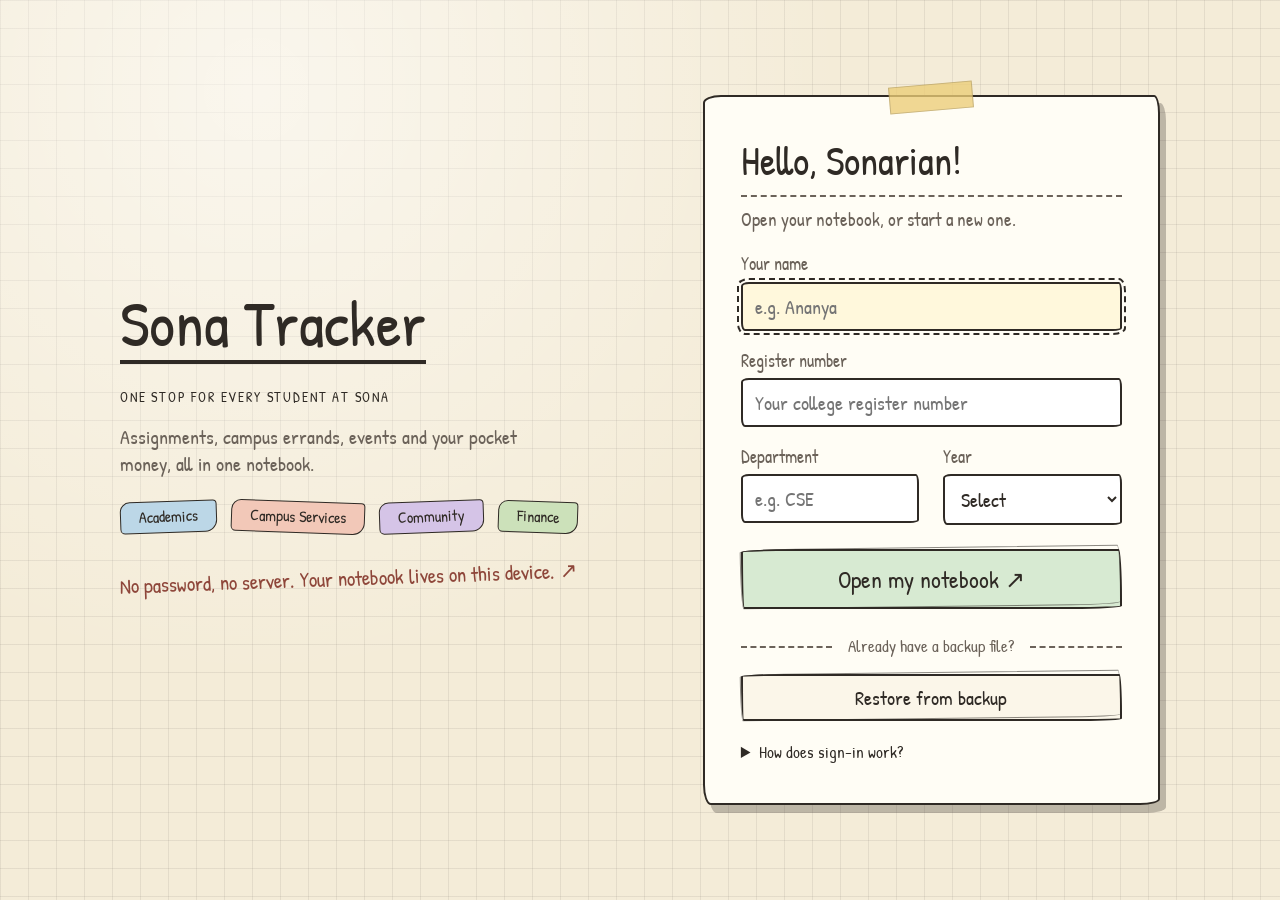
<file: index.html>
<!DOCTYPE html>
<html lang="en">
<head>
<meta charset="UTF-8">
<meta http-equiv="refresh" content="0; url=login.html">
<title>Redirecting…</title>
<script>
  window.location.replace("login.html");
</script>
</head>
<body>
</body>
</html>
</file>
<file: style.css>
/* =====================================================================
   Sona Tracker — the one stylesheet used by every page.
   Visual blueprint: finance + campus services (paper notebook, sketchy
   buttons, taped cards, dashed rules, handwriting font).
   Sections: 1 base · 2 buttons · 3 header · 4 layout · 5 tiles & panels
   6 boards & cards · 7 tabs & grids · 8 forms & modals · 9 hub & login
   10 responsive & motion
   ===================================================================== */

/* ---------- 1. base ---------- */

:root {
  --paper: #f4ecd8; --paper2: #fbf6e9; --card: #fffdf5; --ink: #2f2a25; --pencil: #6b6259;
  --red: #c8453a; --green: #2f7d3a; --shadow: rgba(47, 42, 37, .28);
  --hand: "Patrick Hand", "Comic Sans MS", "Segoe Print", cursive;
}

* { box-sizing: border-box; }
html { font-size: 20px; scroll-behavior: smooth; }

body {
  margin: 0; min-height: 100vh; display: flex; flex-direction: column;
  color: var(--ink); font-family: var(--hand); line-height: 1.35; overflow-x: hidden;
  background-color: var(--paper);
  background-image:
    radial-gradient(circle at 20% 10%, rgba(255, 255, 255, .55), transparent 45%),
    linear-gradient(rgba(122, 113, 104, .13) 1px, transparent 1px),
    linear-gradient(90deg, rgba(122, 113, 104, .13) 1px, transparent 1px);
  background-size: auto, 28px 28px, 28px 28px;
}
body.wait { visibility: hidden; }
body.dragging { user-select: none; -webkit-user-select: none; cursor: grabbing; }

[hidden] { display: none !important; }
h1, h2, h3 { font-weight: 400; margin: 0; }
a { color: inherit; }
input, textarea, select, button { font: inherit; color: inherit; }
:focus-visible { outline: 2px dashed var(--ink); outline-offset: 3px; }
svg.i { width: 1.15em; height: 1.15em; fill: none; stroke: currentColor; stroke-width: 2.2; stroke-linecap: round; stroke-linejoin: round; flex: none; }
::-webkit-scrollbar { width: 8px; height: 8px; }
::-webkit-scrollbar-thumb { background: rgba(47, 42, 37, .3); border-radius: 4px; }

.note { margin: 0 0 1rem; padding: .5rem .9rem; background: #fbe3a6; border: 2px dashed var(--ink); border-radius: 8px 3px 9px 4px / 4px 9px 3px 8px; font-size: .9rem; }
.note.err { background: #f6c9c3; margin: 1rem; }

/* ---------- 2. sketchy buttons ---------- */

.btn {
  position: relative; isolation: isolate; display: inline-flex; align-items: center; justify-content: center; gap: .45rem;
  padding: .5rem 1rem; border: 0; background: none; cursor: pointer; white-space: nowrap; text-decoration: none;
  transition: transform .15s cubic-bezier(.34, 1.56, .64, 1);
}
.btn::before, .btn::after {
  content: ""; position: absolute; inset: 0; z-index: -1; pointer-events: none;
  border: 2px solid var(--ink); border-radius: 255px 15px 225px 15px / 15px 225px 15px 255px;
  background: var(--paper2); transition: background .2s;
}
.btn::after { inset: -2px 1px 2px -1px; border-width: 1px; background: none; opacity: .55; transform: rotate(-.7deg); }
.btn:hover { transform: translateY(-1px) rotate(-.4deg); }
.btn:hover::before { background: #fff3c4; animation: boilA 1.1s steps(1) infinite; }
.btn:hover::after { animation: boilB 1.1s steps(1) infinite; }
.btn:active { animation: shake .3s ease-in-out; }
.btn:focus-visible { outline-offset: 4px; }
.btn:disabled { opacity: .55; cursor: not-allowed; }
.btn:disabled:hover { transform: none; }
.btn:disabled:hover::before, .btn:disabled:hover::after { animation: none; }
.btn.sm { padding: .35rem .7rem; font-size: .9rem; }
.btn.wide { width: 100%; }
.btn.big { font-size: 1.2rem; padding: .7rem 1.4rem; }
.btn.primary::before, .btn.ok::before, .btn.found::before { background: #d7ead2; }
.btn.primary:hover::before, .btn.ok:hover::before, .btn.found:hover::before { background: #c3e6bd; }
.btn.lost::before { background: #f6c9c3; }
.btn.lost:hover::before { background: #f1b3ab; }
.btn.danger { color: var(--red); }
.btn.danger:hover::before { background: #f6c9c3; }
.btn[aria-current="page"]::before { background: #fbe3a6; }
.btn.tick.on { color: #1f5d2a; }
.btn.tick.on::before { background: #8fcf8a; }
.btn.tick.celebrate { animation: tickpop .55s cubic-bezier(.34, 1.56, .64, 1); }
.btn.tick.celebrate svg { stroke-dasharray: 30; stroke-dashoffset: 30; animation: draw .4s .1s ease-out forwards; }

@keyframes boilA { 0% { border-radius: 255px 15px 225px 15px / 15px 225px 15px 255px; } 25% { border-radius: 15px 225px 15px 255px / 255px 15px 225px 15px; transform: rotate(.7deg) translate(1px, -1px); } 50% { border-radius: 225px 15px 255px 15px / 15px 255px 15px 225px; transform: rotate(-.6deg) translate(-1px, 1px); } 75% { border-radius: 15px 255px 15px 225px / 225px 15px 255px 15px; transform: rotate(.4deg) translate(1px, 1px); } }
@keyframes boilB { 0% { border-radius: 15px 225px 15px 255px / 255px 15px 225px 15px; transform: rotate(-.7deg); } 25% { border-radius: 255px 15px 225px 15px / 15px 225px 15px 255px; transform: rotate(.8deg) translate(-1px, 1px); } 50% { border-radius: 15px 255px 15px 225px / 225px 15px 255px 15px; transform: rotate(-1deg) translate(1px, 0); } 75% { border-radius: 225px 15px 255px 15px / 15px 255px 15px 225px; transform: rotate(.5deg) translate(0, -1px); } }
@keyframes shake { 0% { transform: scale(.95); } 25% { transform: scale(.95) rotate(-3deg); } 50% { transform: scale(.95) rotate(3deg); } 75% { transform: scale(.97) rotate(-1deg); } 100% { transform: scale(1); } }
@keyframes tickpop { 0% { transform: scale(.7) rotate(-12deg); } 55% { transform: scale(1.35) rotate(6deg); } 100% { transform: scale(1); } }
@keyframes draw { to { stroke-dashoffset: 0; } }

/* ---------- 3. header and footer ---------- */

.site-header { position: relative; z-index: 5; padding: .8rem 1.5rem; border-bottom: 2px dashed var(--pencil); background: rgba(251, 246, 233, .85); }
.hin { display: flex; flex-wrap: wrap; gap: .7rem 1rem; justify-content: space-between; align-items: center; max-width: 1180px; margin: 0 auto; }
.brand { display: inline-block; font-size: 1.9rem; line-height: 1.2; text-decoration: none; padding: .1rem .8rem; border-bottom: 3px solid var(--ink); }
.sub { font-size: .85rem; color: var(--pencil); padding: .2rem 0 0 .8rem; overflow-wrap: anywhere; }
.actions { display: flex; flex-wrap: wrap; gap: .8rem; }
.nav { display: flex; flex-wrap: wrap; gap: .7rem; width: 100%; padding-top: .8rem; border-top: 1.5px dashed var(--pencil); }

.foot-bar { display: flex; flex-wrap: wrap; justify-content: space-between; gap: 1rem; max-width: 1180px; width: 100%; margin: 0 auto; padding: 1.2rem 1.5rem 2rem; border-top: 2px dashed var(--pencil); font-size: .8rem; color: var(--pencil); }

/* ---------- 4. layout ---------- */

.wrap { position: relative; z-index: 1; flex: 1; width: 100%; max-width: 1180px; margin: 0 auto; padding: 1.4rem 1.5rem 3rem; }
.wrap.stack { display: flex; flex-direction: column; gap: 1.6rem; }
.phead { display: flex; flex-wrap: wrap; justify-content: space-between; align-items: flex-start; gap: 1rem; margin-bottom: 1.1rem; }
.sec { display: inline-block; margin: 0; padding: 0 .8rem; font-size: 1.6rem; font-weight: 400; border-bottom: 3px solid var(--ink); }
.bar-head { display: flex; flex-wrap: wrap; justify-content: space-between; align-items: center; gap: .8rem; margin: 1.8rem 0 1.1rem; }
.intro { margin: .5rem 0 1rem; color: var(--pencil); font-size: .95rem; }
.phead .intro { margin: .5rem 0 0 .8rem; }
.lead { color: var(--pencil); margin: .4rem 0 0; }
.eyebrow { font-size: .7rem; letter-spacing: .13em; margin: 0; }
.helper { color: var(--pencil); font-size: .8rem; margin: .4rem 0; }
.result { color: var(--pencil); font-size: .8rem; margin: .2rem 0 1rem; }
.empty { grid-column: 1 / -1; margin: .4rem 0; padding: 1.5rem 1rem; color: var(--pencil); font-size: .95rem; text-align: center; }
.two { display: grid; grid-template-columns: 1fr 1fr; gap: 1.2rem; }

/* ---------- 5. tiles and panels ---------- */

.tiles { display: grid; grid-template-columns: repeat(4, 1fr); gap: 1.2rem; }
.tile, .panel, .list { background: var(--paper2); border: 2px solid var(--ink); border-radius: 18px 6px 20px 8px / 8px 18px 6px 20px; box-shadow: 4px 5px 0 var(--shadow); }
.tile { display: flex; flex-direction: column; gap: .15rem; min-width: 0; padding: .8rem 1rem; text-decoration: none; color: inherit; }
.tile.click { cursor: pointer; }
.tile.click:hover { background: #fff3c4; }
.tl { font-size: .9rem; color: var(--pencil); }
.tv { font-size: 1.9rem; line-height: 1.1; overflow-wrap: anywhere; }
.tile.good .tv { color: var(--green); }
.tile.bad .tv { color: var(--red); }
.ts { font-size: .8rem; color: var(--pencil); }
.meter { height: .7rem; margin-top: .4rem; border: 2px solid var(--ink); border-radius: 8px 3px 9px 4px / 4px 9px 3px 8px; background: #fff; overflow: hidden; }
.meter i { display: block; height: 100%; }

.panel { padding: 1rem 1.1rem; }
.two .panel { display: flex; flex-direction: column; min-height: 290px; }
.phd { display: flex; justify-content: space-between; align-items: center; gap: .6rem; margin: 0 0 .8rem; padding-bottom: .4rem; border-bottom: 2px dashed var(--pencil); font-size: 1.2rem; }
.phd span { font-size: .8rem; padding: .05rem .7rem; border: 1.5px solid var(--ink); border-radius: 255px 12px 225px 12px / 12px 225px 12px 255px; background: #fff; white-space: nowrap; }
.pb { flex: 1; display: flex; flex-direction: column; justify-content: center; gap: .7rem; }
.crow { display: grid; grid-template-columns: 7.5rem 1fr auto; gap: .7rem; align-items: center; font-size: .95rem; }
.cn { overflow: hidden; text-overflow: ellipsis; white-space: nowrap; }
.cb { height: 1.1rem; border: 2px solid var(--ink); border-radius: 8px 3px 9px 4px / 4px 9px 3px 8px; background: #fff; overflow: hidden; }
.cb i { display: block; height: 100%; }
.cv { min-width: 4rem; text-align: right; }
.plot { position: relative; height: 170px; margin: .6rem .4rem 1.8rem 2.6rem; }
.gl { position: absolute; left: 0; right: 0; border-top: 1.5px dashed var(--pencil); }
.gl span { position: absolute; left: -2.6rem; top: -.6rem; width: 2.2rem; text-align: right; font-size: .7rem; color: var(--pencil); }
.groups { position: absolute; inset: 0; display: flex; justify-content: space-around; }
.grp { position: relative; height: 100%; }
.bars { height: 100%; display: flex; align-items: flex-end; gap: 3px; }
.cbar { width: 15px; border: 2px solid var(--ink); border-bottom: 0; border-radius: 5px 5px 0 0; }
.gm { position: absolute; top: 100%; left: 0; right: 0; margin-top: .3rem; text-align: center; font-size: .75rem; color: var(--pencil); }
.legend { display: flex; flex-wrap: wrap; gap: 1rem; justify-content: center; font-size: .85rem; }
.legend i { display: inline-block; width: .9rem; height: .9rem; margin-right: .35rem; border: 2px solid var(--ink); border-radius: 3px; vertical-align: -.1em; }

.stats { display: flex; flex-wrap: wrap; gap: .7rem; margin-bottom: 1.2rem; }
.stat { padding: .15rem .9rem; border: 2px solid var(--ink); border-radius: 255px 12px 225px 12px / 12px 225px 12px 255px; background: var(--paper2); font-size: .9rem; }
.stat b { font-weight: 400; font-size: 1.15rem; margin-right: .3rem; }
.stat.warn { background: #fbe3a6; }
.stat.bad { background: #f6c9c3; }

/* ---------- 6. boards and cards ---------- */

.scroller { overflow-x: auto; }
.board.cols { display: flex; align-items: flex-start; gap: 1.4rem; width: max-content; min-width: 100%; padding-bottom: 1.5rem; }
.board.rows { display: flex; flex-direction: column; gap: 1.6rem; }
.list { display: flex; flex-direction: column; padding: .9rem; transition: background .2s; }
.cols .list { width: 340px; min-width: 340px; max-height: calc(100vh - 210px); }
.rows .list { width: 100%; }
.list.over { background: #fff3c4; border-style: dashed; }
.list-head { display: flex; align-items: center; gap: .5rem; padding-bottom: .5rem; border-bottom: 2px dashed var(--pencil); }
.list-head input { flex: 1; min-width: 0; padding: .15rem .3rem; font-size: 1.25rem; background: none; border: 0; border-bottom: 2px solid transparent; outline: none; }
.list-head input:focus { border-bottom-color: var(--ink); background: #fff8dc; }
.count { font-size: .9rem; color: var(--pencil); white-space: nowrap; }
.rows .count { font-size: 1.05rem; color: var(--green); }
.rows .count.neg { color: var(--red); }
.cols .list > .btn { margin-top: .5rem; }

.cards { display: flex; min-height: 44px; }
.cards:empty::after { content: attr(data-empty); align-self: center; padding-left: .4rem; color: var(--pencil); font-size: .95rem; }
.cols .cards { flex: 1; flex-direction: column; gap: .9rem; overflow-y: auto; overflow-x: hidden; padding: .9rem .3rem .6rem; }
.rows .cards { flex-direction: row; align-items: stretch; gap: 1.1rem; overflow-x: auto; overflow-y: hidden; padding: 1rem .5rem .8rem; }

.card {
  position: relative; display: flex; flex-direction: column; gap: .45rem; min-width: 0; padding: .9rem .95rem .8rem;
  background: var(--card); border: 2px solid var(--ink); border-radius: 6px 14px 7px 12px / 12px 7px 14px 6px;
  box-shadow: 2px 3px 0 var(--shadow); transition: box-shadow .2s, transform .2s;
}
.card:nth-child(odd) { transform: rotate(-.5deg); }
.card:nth-child(even) { transform: rotate(.5deg); }
.card::before { content: ""; position: absolute; top: -9px; left: 50%; width: 46px; height: 15px; margin-left: -23px; background: rgba(236, 205, 120, .75); border: 1px solid rgba(47, 42, 37, .25); transform: rotate(-3deg); }
.card:hover { box-shadow: 3px 5px 0 var(--shadow); transform: rotate(0); }
.card.done { background: #e6eddb; }
.card.done .title { text-decoration: line-through; color: var(--pencil); }
.card.dnd { cursor: grab; user-select: none; -webkit-user-select: none; }
.rows .card { width: 215px; flex: none; }
.card.placeholder { opacity: .35; border-style: dashed; }
.card.ghost { position: fixed; z-index: 9999; margin: 0; pointer-events: none; cursor: grabbing; box-shadow: 8px 14px 0 var(--shadow); }
.card.crumple { animation: crumple .5s cubic-bezier(.55, .06, .68, .19) forwards; pointer-events: none; }
.pop { animation: pop .35s cubic-bezier(.16, 1, .3, 1); }
@keyframes crumple { 50% { transform: scale(.4) rotate(45deg) skewX(20deg); opacity: .7; } 100% { transform: scale(.05) translateY(120px) rotate(180deg); opacity: 0; } }
@keyframes pop { from { opacity: 0; transform: scale(.85) translateY(20px); } }

.chips { display: flex; flex-wrap: wrap; align-items: center; gap: .4rem; }
.chip { display: inline-block; padding: .05rem .65rem; font-size: .8rem; background: #fff; border: 1.5px solid var(--ink); border-radius: 255px 12px 225px 12px / 12px 225px 12px 255px; }
.chip.p-High, .chip.s-bad, .chip.t-expense { background: #f6c9c3; }
.chip.p-Medium, .chip.s-mid { background: #fbe3a6; }
.chip.p-Low, .chip.s-done, .chip.t-income { background: #d7ead2; }
.chip.c1 { background: #bcd7e7; } .chip.c2 { background: #f2c8b8; } .chip.c3 { background: #d5c4e7; } .chip.c4 { background: #cce1ba; }
.grip { margin-left: auto; display: inline-flex; padding: .1rem; color: var(--pencil); cursor: grab; touch-action: none; }
.title { font-size: 1.15rem; overflow-wrap: anywhere; }
.desc { font-size: .88rem; color: #5b534b; white-space: pre-wrap; overflow-wrap: anywhere; }
.amt { font-size: 1.5rem; line-height: 1; }
.amt.income { color: var(--green); }
.amt.expense { color: var(--red); }
.foot { display: flex; flex-wrap: wrap; justify-content: space-between; align-items: center; gap: .5rem; margin-top: auto; padding-top: .5rem; border-top: 1.5px dashed var(--pencil); font-size: .85rem; color: var(--pencil); }
.due { display: inline-flex; align-items: center; gap: .3rem; }
.due.soon { color: #a86a00; }
.due.late { color: var(--red); }
.row { display: flex; flex-wrap: wrap; align-items: center; gap: .45rem; margin-left: auto; }

.fly { position: fixed; z-index: 9999; pointer-events: none; margin: -.6em 0 0 -.6em; line-height: 1; filter: drop-shadow(1px 2px 0 rgba(47, 42, 37, .3)); }
#trash { position: fixed; left: 0; right: 0; bottom: 0; z-index: 9998; width: max-content; margin: auto; padding: .8rem 2rem; text-align: center; pointer-events: none; transform: translateY(160px); background: var(--paper2); border: 2px solid var(--ink); border-bottom: 0; border-radius: 24px 24px 0 0; }
#trash svg { width: 2.4rem; height: 2.4rem; }
#trash.go { animation: trash 1s ease forwards; }
@keyframes trash { 0% { transform: translateY(160px); } 20%, 80% { transform: none; } 100% { transform: translateY(160px); } }

/* ---------- 7. tabs, filters and card grids (services, community) ---------- */

.tabs { display: flex; flex-wrap: wrap; align-items: flex-end; gap: .5rem; padding-left: .6rem; }
.tab { position: relative; display: flex; align-items: center; gap: .5rem; padding: .55rem 1.1rem .5rem; font-size: 1.3rem; cursor: pointer; background: #e6d9b8; border: 2px solid var(--ink); border-bottom: 0; border-radius: 16px 16px 0 0 / 20px 20px 0 0; box-shadow: inset 0 -6px 0 rgba(47, 42, 37, .1); transition: transform .15s, background .2s; }
.tab:nth-child(2) { transform: rotate(.4deg); }
.tab:nth-child(3) { transform: rotate(-.4deg); }
.tab:hover { background: #fff3c4; transform: translateY(-4px) rotate(0); }
.tab.on { z-index: 3; margin-bottom: -2px; padding-bottom: .75rem; background: var(--paper2); box-shadow: none; transform: none; font-size: 1.4rem; }
.tab.on::after { content: ""; position: absolute; left: 12px; right: 12px; bottom: .35rem; height: 3px; background: var(--ink); border-radius: 3px; }
.te { font-size: 1.5rem; }
.tc { min-width: 1.5rem; padding: 0 .4rem; font-size: .8rem; text-align: center; background: #fff; border: 1.5px solid var(--ink); border-radius: 255px 10px 225px 10px / 10px 225px 10px 255px; }
.hint { margin-left: auto; align-self: center; color: var(--pencil); font-size: .9rem; animation: wob 2s ease-in-out infinite; }
@keyframes wob { 50% { transform: translateX(-5px) rotate(-1.5deg); } }

.page { position: relative; z-index: 2; padding: 1.2rem 1.3rem 1.5rem; background: var(--paper2); border: 2px solid var(--ink); border-radius: 0 18px 20px 8px / 0 18px 20px 8px; box-shadow: 4px 5px 0 var(--shadow); }
.pagehead { display: flex; flex-wrap: wrap; justify-content: space-between; align-items: center; gap: .8rem; }
.pill { padding: .1rem .8rem; font-size: .85rem; background: #fff; border: 2px solid var(--ink); border-radius: 255px 12px 225px 12px / 12px 225px 12px 255px; }
.cta { display: flex; flex-wrap: wrap; gap: 1rem; margin-bottom: 1.1rem; }
.searchbar { display: flex; flex-wrap: wrap; gap: .8rem; margin-bottom: .8rem; }
.searchbar .field { flex: 1; min-width: 180px; }
.searchbar select.field { flex: none; min-width: 0; width: auto; }
.filters { margin-bottom: 1.3rem; padding-bottom: .8rem; border-bottom: 2px dashed var(--pencil); }
.fc { cursor: pointer; padding: .1rem .8rem; font-size: .9rem; background: #fff; border: 1.5px solid var(--ink); border-radius: 255px 12px 225px 12px / 12px 225px 12px 255px; }
.fc:hover { background: #fff3c4; }
.fc.on { background: #fbe3a6; }
.fc b { margin-left: .3rem; font-weight: 400; color: var(--pencil); }

.grid { display: grid; grid-template-columns: repeat(auto-fill, minmax(270px, 1fr)); gap: 1.5rem 1.3rem; padding-top: .6rem; }
.card .top { display: flex; justify-content: space-between; align-items: flex-start; gap: .5rem; }
.card h3 { margin: .5rem 0 .2rem; font-size: 1.4rem; line-height: 1.2; }
.card p { margin: 0; font-size: .85rem; color: var(--pencil); }
.card > .btn { margin-top: auto; }
.big-i { font-size: 2.2rem; line-height: 1; }
.stamp { padding: 0 .55rem; font-size: 1.15rem; letter-spacing: 2px; text-transform: uppercase; background: rgba(255, 255, 255, .5); border: 3px double currentColor; border-radius: 6px; transform: rotate(7deg); }
.stamp.lost { color: var(--red); }
.stamp.found { color: var(--green); }
.stamp.ret { color: #555; transform: rotate(-8deg); }
.tags { display: flex; flex-wrap: wrap; gap: .4rem; }

.toolbar { display: flex; flex-wrap: wrap; align-items: flex-end; gap: 1rem; padding: 1rem 1.1rem; margin: 1rem 0; background: var(--card); border: 2px solid var(--ink); border-radius: 12px 5px 14px 6px; }
.control { display: grid; gap: .3rem; flex: 1 1 190px; min-width: 0; }
.control label { font-size: .85rem; color: var(--pencil); }
.status-chip { display: inline-block; align-self: flex-start; padding: .05rem .6rem; font-size: .75rem; background: #d7ead2; border: 1px solid var(--ink); border-radius: 7px 3px 8px 4px; }
.status-chip.pending { background: #fbe3a6; }
.info-list { display: grid; gap: .5rem; margin: .6rem 0 1rem; padding: 0; list-style: none; font-size: .8rem; }
.info-list li { padding-bottom: .3rem; border-bottom: 1px dashed rgba(122, 113, 104, .4); }
.event-art { display: flex; justify-content: space-between; align-items: center; min-height: 90px; padding: 1rem; background: var(--art, #bcd7e7); border: 1.5px solid var(--ink); border-radius: 8px 3px 10px 5px; }
.event-art b { font-size: 2.1rem; font-weight: 400; }
.event-art span { max-width: 120px; text-align: right; font-size: .85rem; }
.blood-badge { display: grid; place-items: center; width: 78px; height: 78px; font-size: 1.7rem; color: #963d37; background: #f5d9d1; border: 2px solid var(--ink); border-radius: 48% 52% 46% 54%; box-shadow: 3px 4px 0 var(--shadow); transform: rotate(-5deg); }
.blood-badge[data-family="B"] { background: #e5d9ef; }
.blood-badge[data-family="AB"] { background: #f5e6bd; }
.blood-badge[data-family="O"] { background: #d9e8d1; }
.service-symbol { display: grid; place-items: center; width: 70px; height: 70px; font-size: 2.2rem; line-height: 1; background: #dce9cf; border: 2px solid var(--ink); border-radius: 15px 5px 18px 7px; box-shadow: 3px 4px 0 var(--shadow); transform: rotate(-4deg); }
.card .price { margin: .4rem 0; padding: .5rem 0; font-size: 1.2rem; color: #345c3a; border-top: 1.5px dashed var(--pencil); border-bottom: 1.5px dashed var(--pencil); }
.records { display: grid; gap: 1rem; }
.record { display: flex; justify-content: space-between; align-items: center; gap: 1.2rem; padding: 1rem 1.1rem; background: var(--card); border: 1.5px solid var(--ink); border-left: 5px solid #7e9e70; border-radius: 10px 4px 12px 5px; }
.record h3 { margin: .3rem 0 .2rem; font-size: 1.15rem; }
.record p { margin: 0; font-size: .8rem; color: var(--pencil); }
.checkline { display: flex; align-items: flex-start; gap: .6rem; margin: 1rem 0 .4rem; padding: .8rem; font-size: .85rem; background: var(--card); border: 1.5px dashed var(--pencil); border-radius: 8px 4px 11px 5px; }
.checkline input { width: 1.1rem; height: 1.1rem; margin-top: .2rem; flex: none; accent-color: var(--green); }

/* ---------- 8. forms and modals ---------- */

.field { width: 100%; padding: .45rem .6rem; background: #fff; border: 2px solid var(--ink); border-radius: 8px 3px 9px 4px / 4px 9px 3px 8px; outline: none; }
.field:focus { background: #fff8dc; outline: 2px dashed var(--ink); outline-offset: 2px; }
select.field { cursor: pointer; }
textarea.field { resize: vertical; }
input[type=color] { width: 2.4rem; height: 2.2rem; padding: 2px; flex: none; background: #fff; border: 2px solid var(--ink); border-radius: 8px; cursor: pointer; }
.form-error { margin: .5rem 0 0; color: var(--red); font-size: .85rem; }
.form-error:empty { display: none; }

.overlay { display: none; position: fixed; inset: 0; z-index: 1000; align-items: center; justify-content: center; padding: 1rem; background: rgba(47, 42, 37, .45); backdrop-filter: blur(3px); }
.overlay.on { display: flex; }
.box { width: 100%; max-width: 470px; max-height: 92vh; overflow: auto; padding: 1.5rem; background: var(--paper2); border: 2px solid var(--ink); border-radius: 20px 6px 22px 8px / 8px 20px 6px 22px; box-shadow: 6px 8px 0 var(--shadow); animation: boxin .3s cubic-bezier(.16, 1, .3, 1); }
.box.out { animation: boxout .25s forwards; }
.box h3 { margin: 0 0 .4rem; padding-bottom: .4rem; font-size: 1.5rem; border-bottom: 2px dashed var(--pencil); }
.box .lead { font-size: .9rem; }
.box label { display: block; margin: .8rem 0 .25rem; color: var(--pencil); font-size: .9rem; }
.box .two { gap: .8rem; }
.box .checkline { display: flex; }
.btns { display: flex; justify-content: flex-end; flex-wrap: wrap; gap: .8rem; margin-top: 1.3rem; padding-top: .8rem; border-top: 2px dashed var(--pencil); }
.lrow { display: flex; align-items: center; gap: .5rem; margin-bottom: .6rem; }
.lrow .field { flex: 1; }
.lrow .num { flex: none; width: 5rem; }
.lrow input[type=checkbox] { width: 1.2rem; height: 1.2rem; accent-color: var(--green); }
.grow { flex: 1; }
.scrollbox { max-height: 15rem; margin-top: .8rem; padding: .2rem; overflow: auto; }
.scrollbox.tall { max-height: 18rem; }
.total { margin-top: .8rem; font-size: 1.3rem; text-align: right; }
.confirm { max-width: 380px; text-align: center; }
.confirm p { margin: 0 0 1.2rem; color: var(--pencil); }
.confirm .btns { justify-content: center; margin: 0; padding: 0; border: 0; }
@keyframes boxin { from { opacity: 0; transform: scale(.9) translateY(15px); } }
@keyframes boxout { to { opacity: 0; transform: scale(.9) translateY(15px); } }

#toast { position: fixed; right: 1.5rem; bottom: 1.5rem; z-index: 2000; max-width: min(420px, calc(100vw - 3rem)); padding: .6rem 1.1rem; color: var(--paper2); background: var(--ink); border-radius: 14px 4px 16px 4px; box-shadow: 3px 4px 0 var(--shadow); transform: translateY(80px); opacity: 0; transition: .3s; pointer-events: none; }
#toast.on { transform: none; opacity: 1; }

/* ---------- 9. hub and login ---------- */

.hero { display: grid; grid-template-columns: minmax(0, 1fr) 260px; align-items: center; gap: 3rem; padding: 1rem 0 1.5rem; }
.hero h1 { margin: .8rem 0 .6rem; font-size: clamp(2.2rem, 5.5vw, 3.6rem); line-height: 1.1; }
.sticky { position: relative; padding: 1.8rem 1.5rem 1.2rem; text-align: center; background: #f7e6a3; box-shadow: 4px 7px 0 var(--shadow); transform: rotate(4deg); }
.sticky p { margin: 0; font-size: 1.5rem; }
.pin { position: absolute; top: -9px; left: 47%; width: 18px; height: 18px; background: var(--red); border: 2px solid var(--ink); border-radius: 50%; box-shadow: 2px 3px 0 var(--shadow); }
.spaces { display: grid; grid-template-columns: repeat(4, minmax(0, 1fr)); gap: 1.5rem 1.3rem; padding-top: .6rem; }
.space { text-decoration: none; color: inherit; }
.space:hover { transform: translateY(-5px) rotate(0); box-shadow: 6px 9px 0 var(--shadow); }
.space ul { margin: .8rem 0 1rem; padding-left: 1.2rem; font-size: .85rem; line-height: 1.8; }
.space li::marker { color: #8e463a; }
.data-panel .actions { margin-top: .4rem; }

.login { flex: 1; display: grid; grid-template-columns: 1.1fr 1fr; align-items: center; gap: 4rem; width: 100%; max-width: 1100px; margin: 0 auto; padding: 2rem 1.5rem; }
.brand-xl { display: inline-block; margin: 0 0 1.2rem; font-size: clamp(2.4rem, 5vw, 3.6rem); line-height: 1.15; border-bottom: 4px solid var(--ink); }
.login-intro .lead { max-width: 440px; margin: .8rem 0 1.2rem; }
.login-intro .chips { gap: .7rem; }
.login-intro .chip { padding: .2rem .9rem; border-radius: 10px 4px 12px 5px; transform: rotate(-2deg); }
.login-intro .chip:nth-child(even) { transform: rotate(2deg); }
.hand { margin-top: 1.6rem; color: #8e463a; font-size: 1.05rem; transform: rotate(-2deg); }
.sheet { position: relative; padding: 1.8rem 1.8rem 1.5rem; background: var(--card); border: 2px solid var(--ink); border-radius: 18px 6px 20px 8px / 8px 18px 6px 20px; box-shadow: 6px 8px 0 var(--shadow); animation: boxin .45s ease-out both; }
.tape { position: absolute; top: -13px; left: calc(50% - 42px); width: 84px; height: 27px; background: rgba(236, 205, 120, .78); border: 1px solid rgba(47, 42, 37, .2); transform: rotate(-5deg); }
.sheet h2 { font-size: 2rem; padding-bottom: .4rem; border-bottom: 2px dashed var(--pencil); }
.sheet label { display: block; margin: .9rem 0 .25rem; color: var(--pencil); font-size: .9rem; }
.sheet .big { margin-top: 1.2rem; }
.divider { display: flex; align-items: center; gap: .8rem; margin: 1.3rem 0 .8rem; color: var(--pencil); font-size: .85rem; }
.divider::before, .divider::after { content: ""; flex: 1; border-top: 2px dashed var(--pencil); }
.help { margin-top: 1rem; font-size: .85rem; }
.help summary { cursor: pointer; min-height: 32px; }
.help p { margin: .3rem 0 0; color: var(--pencil); }

/* ---------- 10. responsive and motion ---------- */

@media (max-width: 1000px) {
  .tiles { grid-template-columns: repeat(2, 1fr); }
  .spaces { grid-template-columns: repeat(2, minmax(0, 1fr)); }
  .login { gap: 2rem; }
}

@media (max-width: 850px) {
  .two { grid-template-columns: 1fr; }
  .login { grid-template-columns: 1fr; max-width: 560px; }
  .hero { grid-template-columns: 1fr; gap: 1.5rem; }
  .sticky { max-width: 260px; justify-self: center; }
}

@media (max-width: 640px) {
  html { font-size: 18px; }
  .site-header, .wrap, .foot-bar { padding-left: 1rem; padding-right: 1rem; }
  .record { flex-direction: column; align-items: flex-start; }
  .record .btn { width: 100%; }
  .cols .list { width: min(340px, 86vw); min-width: min(340px, 86vw); }
  .crow { grid-template-columns: 5.5rem 1fr auto; }
  .box .two { grid-template-columns: 1fr; }
}

@media (max-width: 560px) {
  .tiles, .spaces { grid-template-columns: 1fr; }
  .hint { display: none; }
  .tab { padding: .5rem .7rem; font-size: 1.05rem; }
  .tab.on { font-size: 1.1rem; }
  .te { font-size: 1.2rem; }
  .page { padding: 1rem .9rem 1.2rem; }
  .actions .btn, .cta .btn { flex: 1 1 auto; }
}

@media (prefers-reduced-motion: reduce) {
  html { scroll-behavior: auto; }
  *, *::before, *::after { animation: none !important; transition: none !important; }
  .card, .tab, .sticky, .space:hover, .btn:hover { transform: none !important; }
}
</file>
